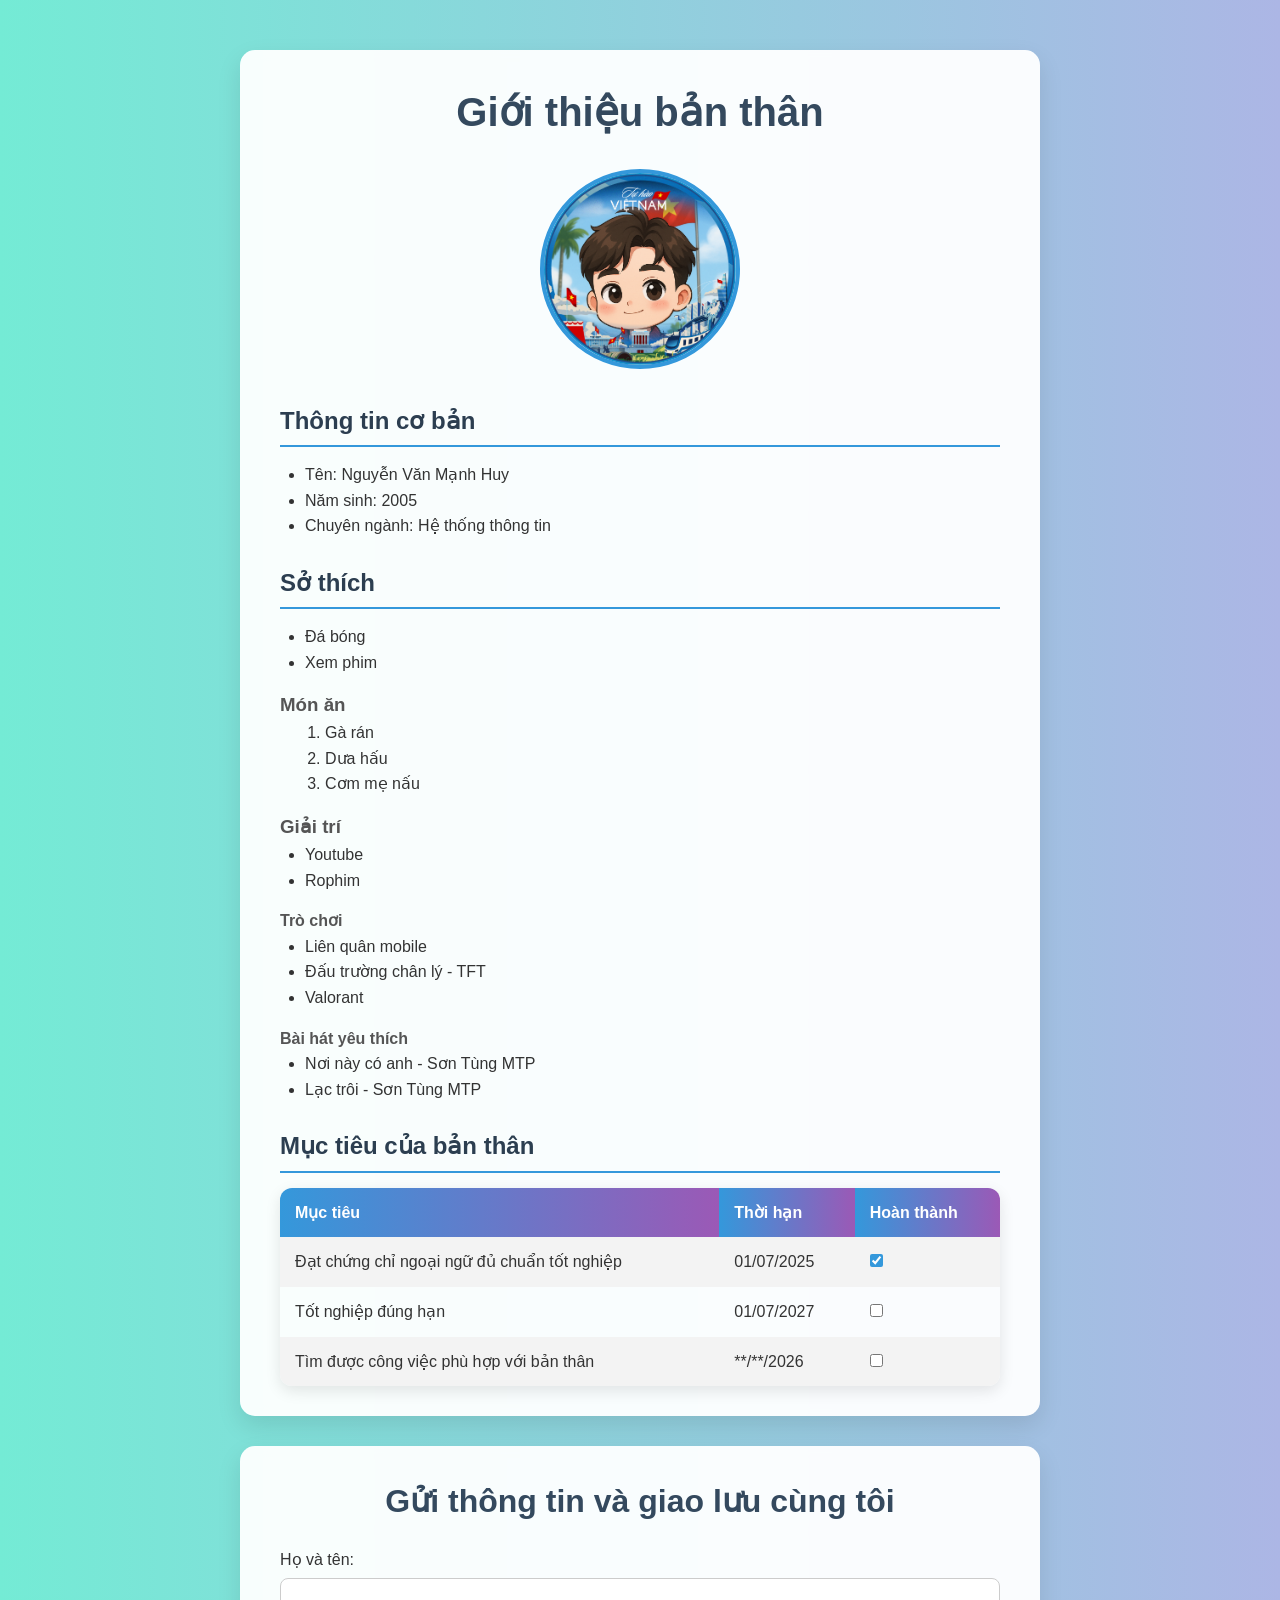
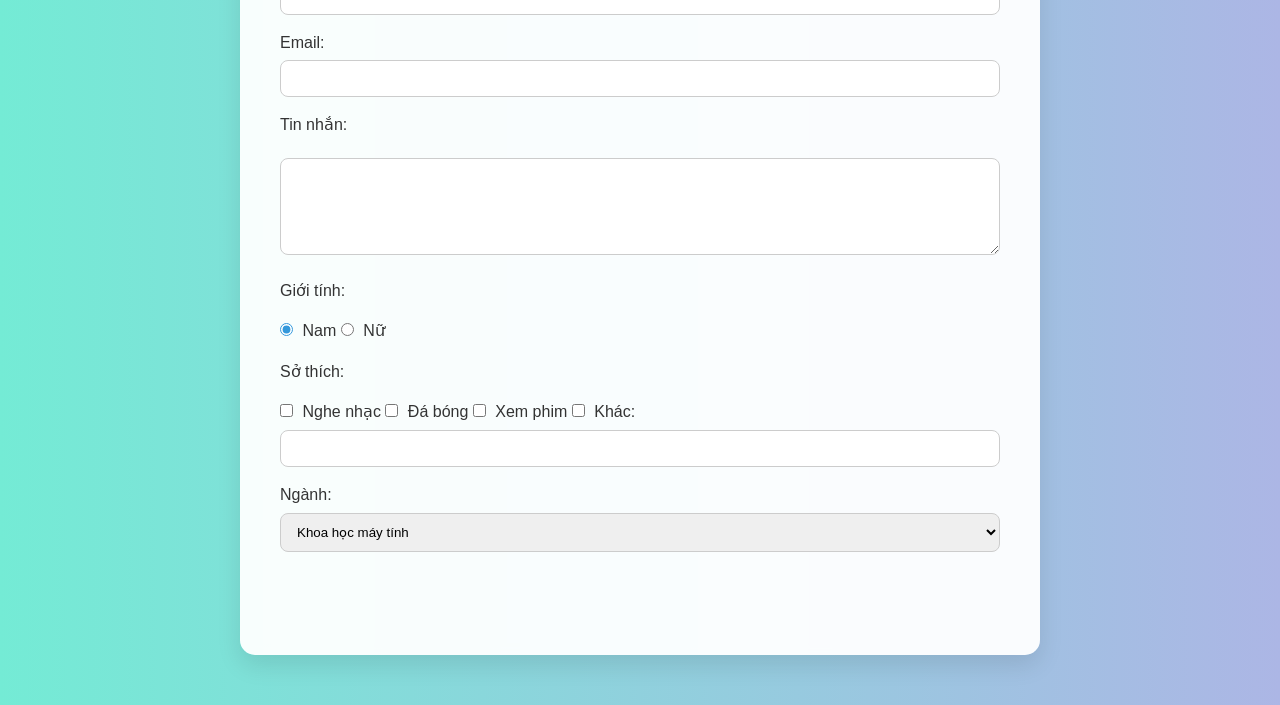
<file: index.html>
<!DOCTYPE html>
<html lang="en">
<head>
    <meta charset="UTF-8">
    <meta name="viewport" content="width=device-width, initial-scale=1.0">
    <title>23520641</title>
    <link rel="stylesheet" href="style.css">
</head>
<body>
    <div class="introduction">
        <h1>Giới thiệu bản thân</h1>
        <div class="image">
        <img src="frame_image.png" alt="" width="200" height="200">
        </div>
        <h2>Thông tin cơ bản</h2>
        <ul>
            <li>Tên: Nguyễn Văn Mạnh Huy</li>
            <li>Năm sinh: 2005</li>
            <li>Chuyên ngành: Hệ thống thông tin</li>
        </ul>
        <h2>Sở thích</h2>
        <ul>
            <li>Đá bóng</li>
            <li>Xem phim</li>
        </ul>
        <h3>Món ăn</h3>
        <ol type = "1">
            <li>Gà rán</li>
            <li>Dưa hấu</li>
            <li>Cơm mẹ nấu</li>
        </ol>
        <h3>Giải trí</h3>
        <ul>
            <li>Youtube</li>
            <li>Rophim</li>
        </ul>
        <h4>Trò chơi</h4>
        <ul>
            <li>Liên quân mobile</li>
            <li>Đấu trường chân lý - TFT</li>
            <li>Valorant</li>
        </ul>
        <h4>Bài hát yêu thích</h4>
        <ul>
            <li>Nơi này có anh - Sơn Tùng MTP</li>
            <li>Lạc trôi - Sơn Tùng MTP</li>
        </ul>
        <h2>Mục tiêu của bản thân</h2>
        <table>
            <tr>
                <th>Mục tiêu</th>
                <th>Thời hạn</th>
                <th>Hoàn thành</th>
            </tr>
            <tr>
                <td>Đạt chứng chỉ ngoại ngữ đủ chuẩn tốt nghiệp</td>
                <td>01/07/2025</td>
                <td><input id="target" type="checkbox" checked></td> 
            </tr>
            <tr>
                <td>Tốt nghiệp đúng hạn</td>
                <td>01/07/2027</td>
                <td><input id="target" type="checkbox"></td>
            </tr>
            <tr>
                <td>Tìm được công việc phù hợp với bản thân</td>
                <td>**/**/2026</td>
                <td><input id="target" type="checkbox"></td>
            </tr>
        </table>
    </div>
    <form class="contact">
        <h1>Gửi thông tin và giao lưu cùng tôi</h1>
        <p>Họ và tên: <input type="text" name="name"></p>
        <p>Email: <input type="text" name="email"></p>
        <p>Tin nhắn:</p>
        <p><textarea name="message" rows="5" cols="50"></textarea></p>
        <p>Giới tính:</p>
        <p>
            <input type="radio" name="gender" id="male" value="male" checked>
            <label for="male">Nam</label>
            <input type="radio" name="gender" id="female" value="female">
            <label for="female">Nữ</label>
        </p>
        <p>Sở thích:</p>
        <p>
            <input type="checkbox" name="hobbies" id="music" value="music">
            <label for="music">Nghe nhạc</label>
            <input type="checkbox" name="hobbies" id="soccer" value="soccer">
            <label for="soccer">Đá bóng</label>
            <input type="checkbox" name="hobbies" id="film" value="film">
            <label for="film">Xem phim</label>
            <input type="checkbox" name="hobbies" id="dif" value="dif">
            <label for="dif">Khác: <input type="text"></label>
        </p>
        <p>Ngành:
            <select name="major">
                <option value="khmt">Khoa học máy tính</option>
                <option value="ttnt">Trí tuệ nhân tạo</option>
                <option value="mmt">Mạng máy tính và truyền thông dữ liệu</option>
                <option value="ktpm">Kỹ thuật phần mềm</option>
                <option value="httt">Hệ thống thông tin</option>
                <option value="httt_tt">Hệ thống thông tin (tiên tiến)</option>
                <option value="tmdt">Thương mại điện tử</option>
                <option value="cntt">Công nghệ thông tin</option>
                <option value="cnttvn">Công nghệ thông tin Việt Nhật</option>
                <option value="khdl">Khoa học dữ liệu</option>
                <option value="attn">An toàn thông tin</option>
                <option value="ktmt">Kỹ thuật máy tính</option>
                <option value="tkvm">Thiết kế vi mạch</option>
                <option value="dpt">Truyền thông đa phương tiện</option>

            </select>
        </p>
        <p>
            <button type="submit">Gửi</button>
        </p>
    </form>
</body>
</html>
</file>
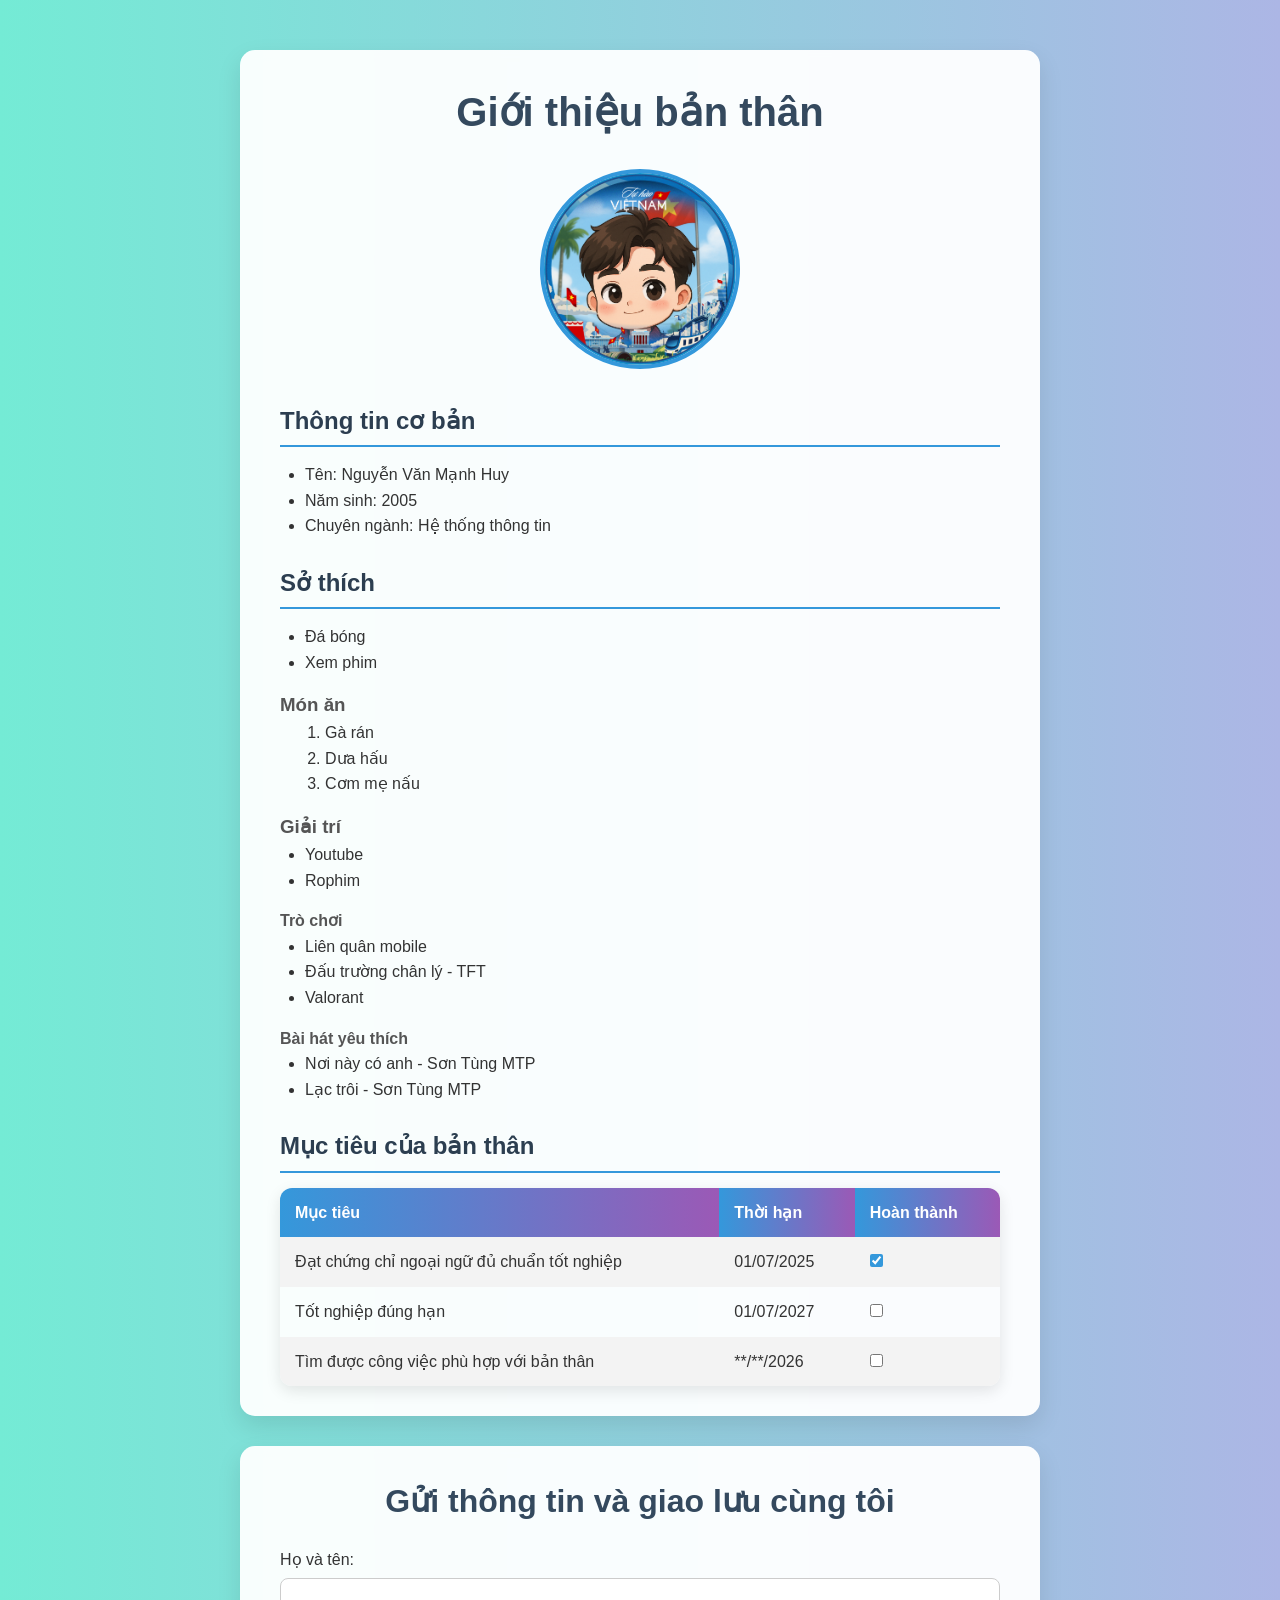
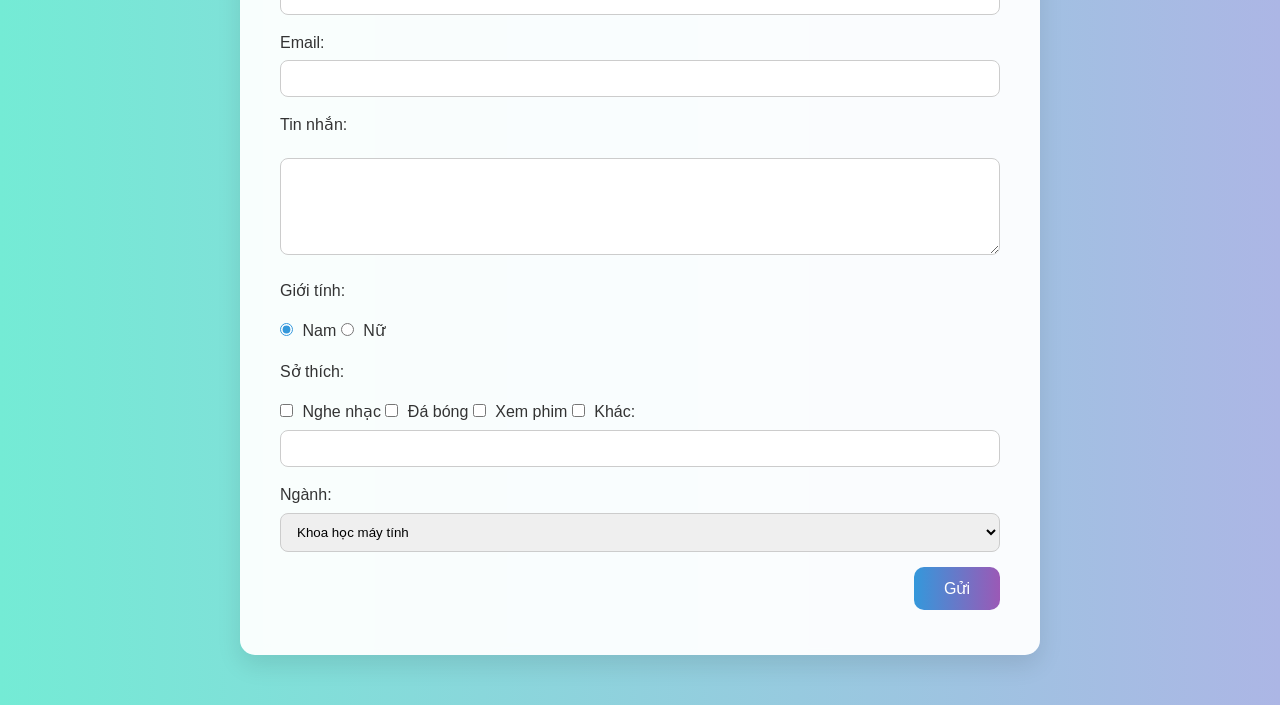
<file: 23520641.html>
<!DOCTYPE html>
<html lang="en">
<head>
    <meta charset="UTF-8">
    <meta name="viewport" content="width=device-width, initial-scale=1.0">
    <title>Document</title>
    <link rel="stylesheet" href="style.css">
</head>
<body>
    <div class="introduction">
        <h1>Giới thiệu bản thân</h1>
        <div class="image">
        <img src="frame_image.png" alt="" width="200" height="200">
        </div>
        <h2>Thông tin cơ bản</h2>
        <ul>
            <li>Tên: Nguyễn Văn Mạnh Huy</li>
            <li>Năm sinh: 2005</li>
            <li>Chuyên ngành: Hệ thống thông tin</li>
        </ul>
        <h2>Sở thích</h2>
        <ul>
            <li>Đá bóng</li>
            <li>Xem phim</li>
        </ul>
        <h3>Món ăn</h3>
        <ol type = "1">
            <li>Gà rán</li>
            <li>Dưa hấu</li>
            <li>Cơm mẹ nấu</li>
        </ol>
        <h3>Giải trí</h3>
        <ul>
            <li>Youtube</li>
            <li>Rophim</li>
        </ul>
        <h4>Trò chơi</h4>
        <ul>
            <li>Liên quân mobile</li>
            <li>Đấu trường chân lý - TFT</li>
            <li>Valorant</li>
        </ul>
        <h4>Bài hát yêu thích</h4>
        <ul>
            <li>Nơi này có anh - Sơn Tùng MTP</li>
            <li>Lạc trôi - Sơn Tùng MTP</li>
        </ul>
        <h2>Mục tiêu của bản thân</h2>
        <table>
            <tr>
                <th>Mục tiêu</th>
                <th>Thời hạn</th>
                <th>Hoàn thành</th>
            </tr>
            <tr>
                <td>Đạt chứng chỉ ngoại ngữ đủ chuẩn tốt nghiệp</td>
                <td>01/07/2025</td>
                <td><input id="target" type="checkbox" checked></td> 
            </tr>
            <tr>
                <td>Tốt nghiệp đúng hạn</td>
                <td>01/07/2027</td>
                <td><input id="target" type="checkbox"></td>
            </tr>
            <tr>
                <td>Tìm được công việc phù hợp với bản thân</td>
                <td>**/**/2026</td>
                <td><input id="target" type="checkbox"></td>
            </tr>
        </table>
    </div>
    <form class="contact">
        <h1>Gửi thông tin và giao lưu cùng tôi</h1>
        <p>Họ và tên: <input type="text" name="name"></p>
        <p>Email: <input type="text" name="email"></p>
        <p>Tin nhắn:</p>
        <p><textarea name="message" rows="5" cols="50"></textarea></p>
        <p>Giới tính:</p>
        <p>
            <input type="radio" name="gender" id="male" value="male" checked>
            <label for="male">Nam</label>
            <input type="radio" name="gender" id="female" value="female">
            <label for="female">Nữ</label>
        </p>
        <p>Sở thích:</p>
        <p>
            <input type="checkbox" name="hobbies" id="music" value="music">
            <label for="music">Nghe nhạc</label>
            <input type="checkbox" name="hobbies" id="soccer" value="soccer">
            <label for="soccer">Đá bóng</label>
            <input type="checkbox" name="hobbies" id="film" value="film">
            <label for="film">Xem phim</label>
            <input type="checkbox" name="hobbies" id="dif" value="dif">
            <label for="dif">Khác: <input type="text"></label>
        </p>
        <p>Ngành:
            <select name="major">
                <option value="khmt">Khoa học máy tính</option>
                <option value="ttnt">Trí tuệ nhân tạo</option>
                <option value="mmt">Mạng máy tính và truyền thông dữ liệu</option>
                <option value="ktpm">Kỹ thuật phần mềm</option>
                <option value="httt">Hệ thống thông tin</option>
                <option value="httt_tt">Hệ thống thông tin (tiên tiến)</option>
                <option value="tmdt">Thương mại điện tử</option>
                <option value="cntt">Công nghệ thông tin</option>
                <option value="cnttvn">Công nghệ thông tin Việt Nhật</option>
                <option value="khdl">Khoa học dữ liệu</option>
                <option value="attn">An toàn thông tin</option>
                <option value="ktmt">Kỹ thuật máy tính</option>
                <option value="tkvm">Thiết kế vi mạch</option>
                <option value="dpt">Truyền thông đa phương tiện</option>

            </select>
        </p>
        <p>
            <button type="submit">Gửi</button>
        </p>
    </form>
</body>
</html>
</file>
<file: style.css>
/* Reset cơ bản */
* {
    margin: 0;
    padding: 0;
    box-sizing: border-box;
    font-family: 'Poppins', sans-serif;
}

/* Body */
body {
    background: linear-gradient(to right, #74ebd5, #acb6e5);
    color: #333;
    line-height: 1.6;
    padding: 20px;
}

/* Container */
.introduction, .contact {
    max-width: 800px;
    margin: 30px auto;
    background-color: rgba(255, 255, 255, 0.95);
    padding: 30px 40px;
    border-radius: 15px;
    box-shadow: 0 10px 25px rgba(0,0,0,0.1);
    backdrop-filter: blur(5px);
}

/* Headings */
h1 {
    text-align: center;
    margin-bottom: 25px;
    font-size: 2.5em;
    color: #34495e;
}

h2 {
    margin-top: 25px;
    margin-bottom: 15px;
    color: #2c3e50;
    border-bottom: 2px solid #3498db;
    padding-bottom: 5px;
}

h3, h4 {
    margin-top: 15px;
    color: #555;
}

/* Image */
.introduction .image {
    text-align: center;
    margin-bottom: 20px;
}

.introduction img {
    border-radius: 50%;
    border: 4px solid #3498db;
    width: 200px;
    height: 200px;
    object-fit: cover;
    transition: transform 0.3s ease;
}

.introduction img:hover {
    transform: scale(1.05) rotate(2deg);
}

/* Lists */
ul, ol {
    margin-left: 25px;
    margin-bottom: 15px;
}

ol {
    padding-left: 20px;
}

/* Table mục tiêu */
table {
    width: 100%;
    border-collapse: separate;
    border-spacing: 0;
    margin-top: 15px;
    border-radius: 12px;
    overflow: hidden;
    box-shadow: 0 5px 15px rgba(0,0,0,0.1);
}

th, td {
    padding: 12px 15px;
    text-align: left;
}

th {
    background: linear-gradient(90deg, #3498db, #9b59b6);
    color: #fff;
}

tr:nth-child(even) {
    background-color: #f3f3f3;
}

tr:hover {
    background-color: #dfe6e9;
}

/* Form liên hệ */
.contact h1 {
    font-size: 2em;
    margin-bottom: 20px;
}

.contact p {
    margin-bottom: 15px;
}

input[type="text"], textarea, select {
    width: 100%;
    padding: 10px 12px;
    margin-top: 5px;
    border: 1px solid #ccc;
    border-radius: 8px;
    transition: 0.3s;
}

input[type="text"]:focus, textarea:focus, select:focus {
    border-color: #3498db;
    box-shadow: 0 0 8px rgba(52, 152, 219, 0.3);
    outline: none;
}

input[type="checkbox"], input[type="radio"] {
    margin-right: 5px;
    accent-color: #3498db;
}

/* Button */
button {
    background: linear-gradient(to right, #3498db, #9b59b6);
    color: #fff;
    padding: 12px 30px;
    border: none;
    border-radius: 10px;
    cursor: pointer;
    font-size: 1em;
    transition: 0.3s;
}
.contact p:last-child {
    text-align: right;
}
button:hover {
    transform: scale(1.05);
    box-shadow: 0 5px 15px rgba(0,0,0,0.2);
}

/* Responsive */
@media (max-width: 768px) {
    .introduction, .contact {
        padding: 20px;
    }

    h1 {
        font-size: 2em;
    }
}
</file>
